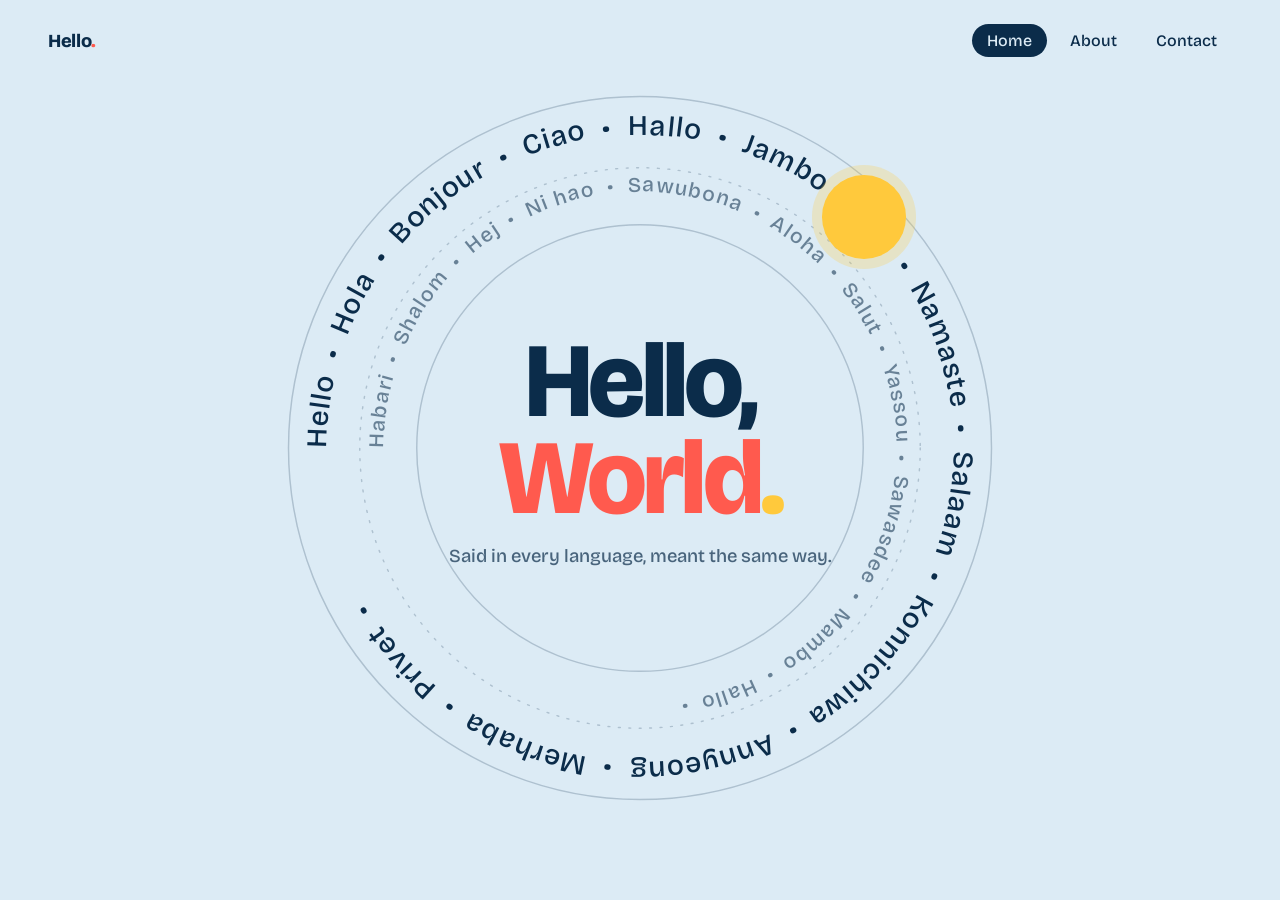
<file: index.html>
<!DOCTYPE html>
<html lang="en">
<head>
<meta charset="UTF-8">
<meta name="viewport" content="width=device-width, initial-scale=1">
<title>Hello, World</title>
<link rel="preconnect" href="https://fonts.googleapis.com">
<link rel="preconnect" href="https://fonts.gstatic.com" crossorigin>
<link href="https://fonts.googleapis.com/css2?family=Bricolage+Grotesque:opsz,wght@12..96,500;12..96,800&display=swap" rel="stylesheet">
<link rel="stylesheet" href="style.css">
<style>
  :root {
    --sky: #dcebf5;
    --ocean: #0b2c4a;
    --coral: #ff5a4e;
    --sun: #ffc93c;
    --ink: #0b2c4a;
    --ring: rgba(11, 44, 74, .22);
  }
  * { box-sizing: border-box; margin: 0; }
  html, body { height: 100%; }
  body {
    display: grid;
    place-items: center;
    background: var(--sky);
    color: var(--ink);
    font-family: "Bricolage Grotesque", "Helvetica Neue", Arial, sans-serif;
    overflow: hidden;
  }
  .stage {
    position: relative;
    width: min(92vmin, 760px);
    aspect-ratio: 1;
  }
  svg { width: 100%; height: 100%; overflow: visible; }

  /* the one memorable thing: a ring of greetings slowly orbiting */
  .orbit { transform-origin: 400px 400px; animation: spin 90s linear infinite; }
  .orbit-2 { transform-origin: 400px 400px; animation: spin 140s linear infinite reverse; }
  @keyframes spin { to { transform: rotate(360deg); } }

  .greet { font-size: 30px; font-weight: 500; fill: var(--ocean); letter-spacing: .04em; }
  .greet-2 { font-size: 22px; font-weight: 500; fill: var(--ocean); opacity: .55; letter-spacing: .06em; }

  .hero {
    position: absolute;
    inset: 0;
    display: grid;
    place-content: center;
    text-align: center;
    pointer-events: none;
  }
  h1 {
    font-size: clamp(3rem, 12vmin, 6.6rem);
    font-weight: 800;
    line-height: .92;
    letter-spacing: -.035em;
  }
  h1 span { display: block; }
  h1 .world { color: var(--coral); }
  .dot { color: var(--sun); }
  p {
    margin-top: 1.1rem;
    font-size: clamp(.9rem, 2.3vmin, 1.15rem);
    font-weight: 500;
    opacity: .7;
  }

  /* single page-load reveal */
  .hero h1, .hero p { animation: rise .9s cubic-bezier(.2,.7,.2,1) both; }
  .hero p { animation-delay: .25s; }
  @keyframes rise { from { opacity: 0; transform: translateY(18px); } }

  .sun {
    position: absolute;
    width: 11%;
    aspect-ratio: 1;
    border-radius: 50%;
    background: var(--sun);
    left: 74%;
    top: 14%;
    box-shadow: 0 0 0 10px rgba(255, 201, 60, .25);
  }

  @media (prefers-reduced-motion: reduce) {
    .orbit, .orbit-2, .hero h1, .hero p { animation: none; }
  }
</style>
</head>
<body>
  <nav class="site-nav">
    <a class="brand" href="index.html">Hello<i>.</i></a>
    <ul>
      <li><a class="link" href="index.html" aria-current="page">Home</a></li>
      <li><a class="link" href="about.html">About</a></li>
      <li><a class="link" href="contact.html">Contact</a></li>
    </ul>
  </nav>
  <main class="stage">
    <svg viewBox="0 0 800 800" aria-hidden="true">
      <defs>
        <path id="r1" d="M400,400 m-330,0 a330,330 0 1,1 660,0 a330,330 0 1,1 -660,0"/>
        <path id="r2" d="M400,400 m-270,0 a270,270 0 1,1 540,0 a270,270 0 1,1 -540,0"/>
      </defs>
      <circle cx="400" cy="400" r="370" fill="none" stroke="var(--ring)" stroke-width="1.5"/>
      <circle cx="400" cy="400" r="295" fill="none" stroke="var(--ring)" stroke-width="1.5" stroke-dasharray="2 9" stroke-linecap="round"/>
      <circle cx="400" cy="400" r="235" fill="none" stroke="var(--ring)" stroke-width="1.5"/>

      <g class="orbit">
        <text class="greet">
          <textPath href="#r1" startOffset="0">Hello &#160;•&#160; Hola &#160;•&#160; Bonjour &#160;•&#160; Ciao &#160;•&#160; Hallo &#160;•&#160; Jambo &#160;•&#160; Olá &#160;•&#160; Namaste &#160;•&#160; Salaam &#160;•&#160; Konnichiwa &#160;•&#160; Annyeong &#160;•&#160; Merhaba &#160;•&#160; Privet &#160;•&#160;</textPath>
        </text>
      </g>
      <g class="orbit-2">
        <text class="greet-2">
          <textPath href="#r2" startOffset="0">Habari &#160;•&#160; Shalom &#160;•&#160; Hej &#160;•&#160; Ni hao &#160;•&#160; Sawubona &#160;•&#160; Aloha &#160;•&#160; Salut &#160;•&#160; Yassou &#160;•&#160; Sawasdee &#160;•&#160; Mambo &#160;•&#160; Hallo &#160;•&#160;</textPath>
        </text>
      </g>
    </svg>

    <div class="sun"></div>

    <div class="hero">
      <h1><span>Hello,</span><span class="world">World<span class="dot" style="display:inline">.</span></span></h1>
      <p>Said in every language, meant the same way.</p>
    </div>
  </main>
</body>
</html>
</file>
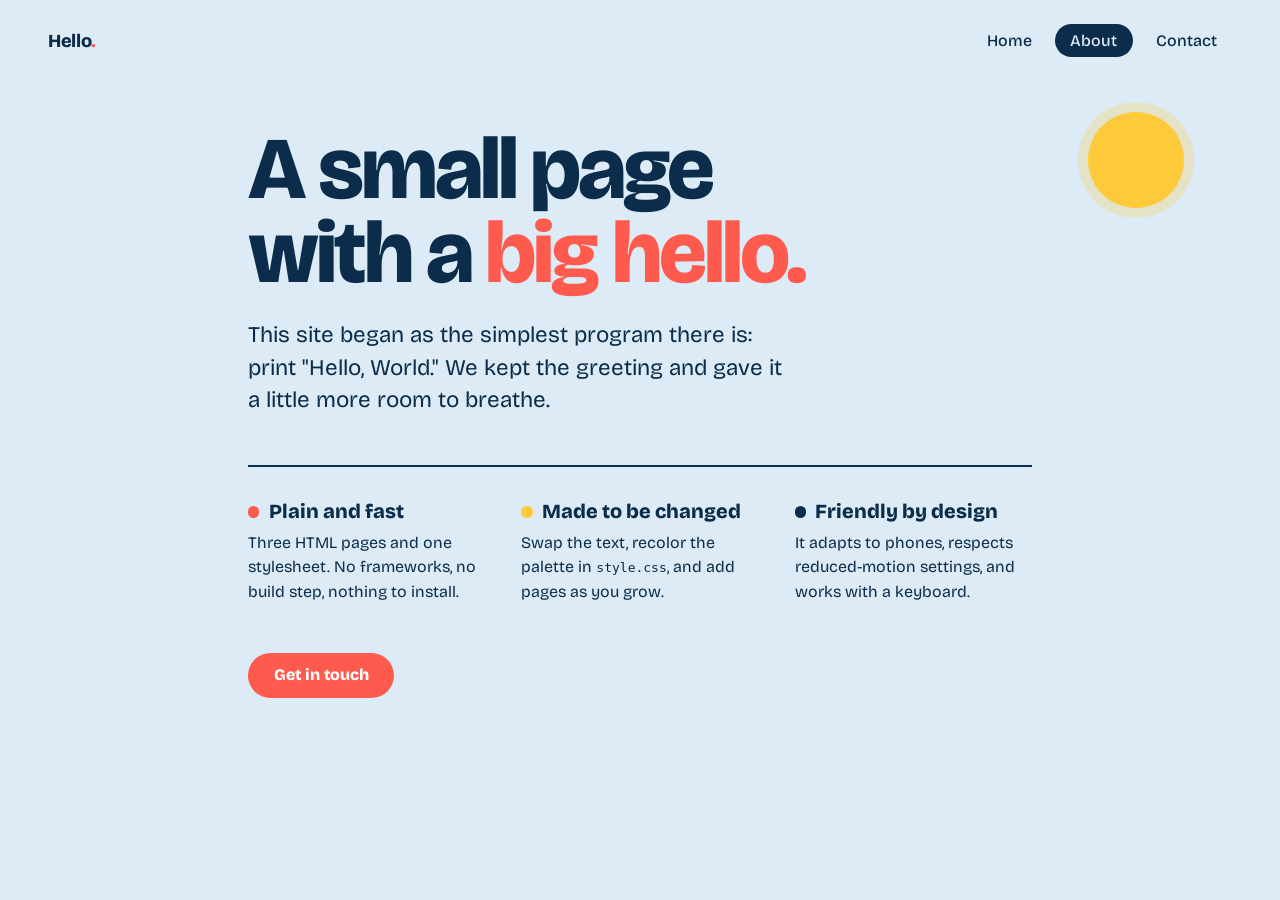
<file: about.html>
<!DOCTYPE html>
<html lang="en">
<head>
<meta charset="UTF-8">
<meta name="viewport" content="width=device-width, initial-scale=1">
<title>About · Hello, World</title>
<link rel="preconnect" href="https://fonts.googleapis.com">
<link rel="preconnect" href="https://fonts.gstatic.com" crossorigin>
<link href="https://fonts.googleapis.com/css2?family=Bricolage+Grotesque:opsz,wght@12..96,500;12..96,800&display=swap" rel="stylesheet">
<link rel="stylesheet" href="style.css">
</head>
<body class="page">
  <nav class="site-nav">
    <a class="brand" href="index.html">Hello<i>.</i></a>
    <ul>
      <li><a class="link" href="index.html">Home</a></li>
      <li><a class="link" href="about.html" aria-current="page">About</a></li>
      <li><a class="link" href="contact.html">Contact</a></li>
    </ul>
  </nav>

  <div class="sun-dot" aria-hidden="true"></div>

  <main class="wrap">
    <h1>A small page<br>with a <em>big hello.</em></h1>
    <p class="lede">
      This site began as the simplest program there is: print "Hello, World."
      We kept the greeting and gave it a little more room to breathe.
    </p>

    <section class="facts">
      <div>
        <h2>Plain and fast</h2>
        <p>Three HTML pages and one stylesheet. No frameworks, no build step, nothing to install.</p>
      </div>
      <div>
        <h2>Made to be changed</h2>
        <p>Swap the text, recolor the palette in <code>style.css</code>, and add pages as you grow.</p>
      </div>
      <div>
        <h2>Friendly by design</h2>
        <p>It adapts to phones, respects reduced-motion settings, and works with a keyboard.</p>
      </div>
    </section>

    <a class="btn" href="contact.html">Get in touch</a>
  </main>
</body>
</html>
</file>
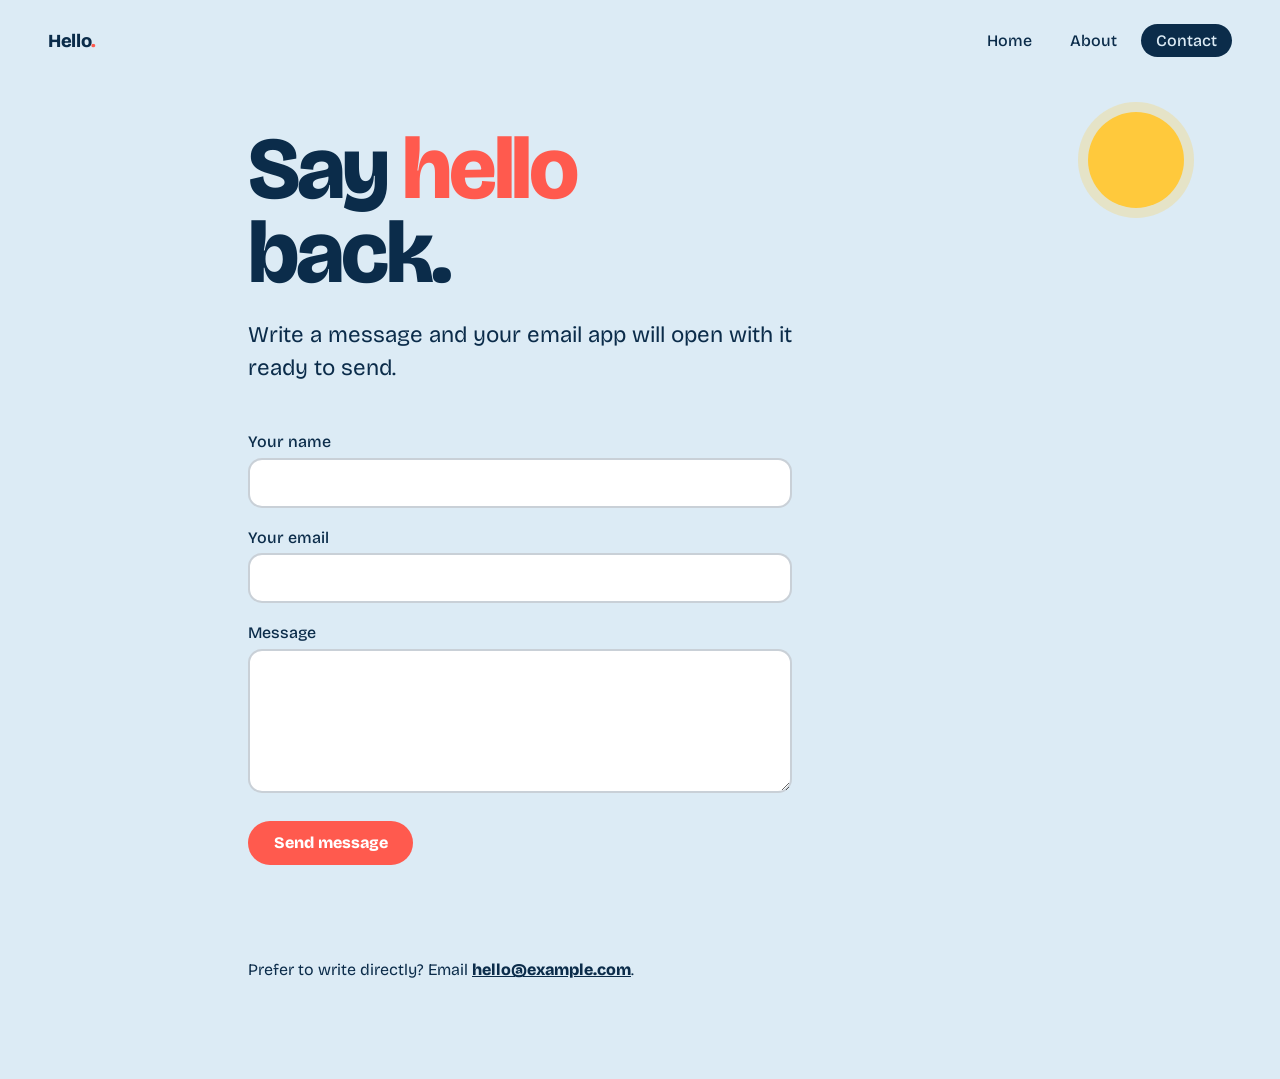
<file: contact.html>
<!DOCTYPE html>
<html lang="en">
<head>
<meta charset="UTF-8">
<meta name="viewport" content="width=device-width, initial-scale=1">
<title>Contact · Hello, World</title>
<link rel="preconnect" href="https://fonts.googleapis.com">
<link rel="preconnect" href="https://fonts.gstatic.com" crossorigin>
<link href="https://fonts.googleapis.com/css2?family=Bricolage+Grotesque:opsz,wght@12..96,500;12..96,800&display=swap" rel="stylesheet">
<link rel="stylesheet" href="style.css">
</head>
<body class="page">
  <nav class="site-nav">
    <a class="brand" href="index.html">Hello<i>.</i></a>
    <ul>
      <li><a class="link" href="index.html">Home</a></li>
      <li><a class="link" href="about.html">About</a></li>
      <li><a class="link" href="contact.html" aria-current="page">Contact</a></li>
    </ul>
  </nav>

  <div class="sun-dot" aria-hidden="true"></div>

  <main class="wrap">
    <h1>Say <em>hello</em><br>back.</h1>
    <p class="lede">Write a message and your email app will open with it ready to send.</p>

    <form id="contact-form">
      <label>Your name
        <input type="text" name="name" autocomplete="name" required>
      </label>
      <label>Your email
        <input type="email" name="email" autocomplete="email" required>
      </label>
      <label>Message
        <textarea name="message" required></textarea>
      </label>
      <button class="btn" type="submit">Send message</button>
      <p class="status" id="status" role="status"></p>
    </form>

    <p class="direct">
      Prefer to write directly? Email
      <a href="mailto:hello@example.com">hello@example.com</a>.
    </p>
  </main>

  <script>
    // Change this to your own address.
    var TO = "hello@example.com";

    document.getElementById("contact-form").addEventListener("submit", function (e) {
      e.preventDefault();
      var f = e.target;
      var subject = "Message from " + f.name.value;
      var body = f.message.value + "\n\n— " + f.name.value + " (" + f.email.value + ")";
      window.location.href = "mailto:" + TO +
        "?subject=" + encodeURIComponent(subject) +
        "&body=" + encodeURIComponent(body);
      document.getElementById("status").textContent = "Opening your email app…";
    });
  </script>
</body>
</html>
</file>
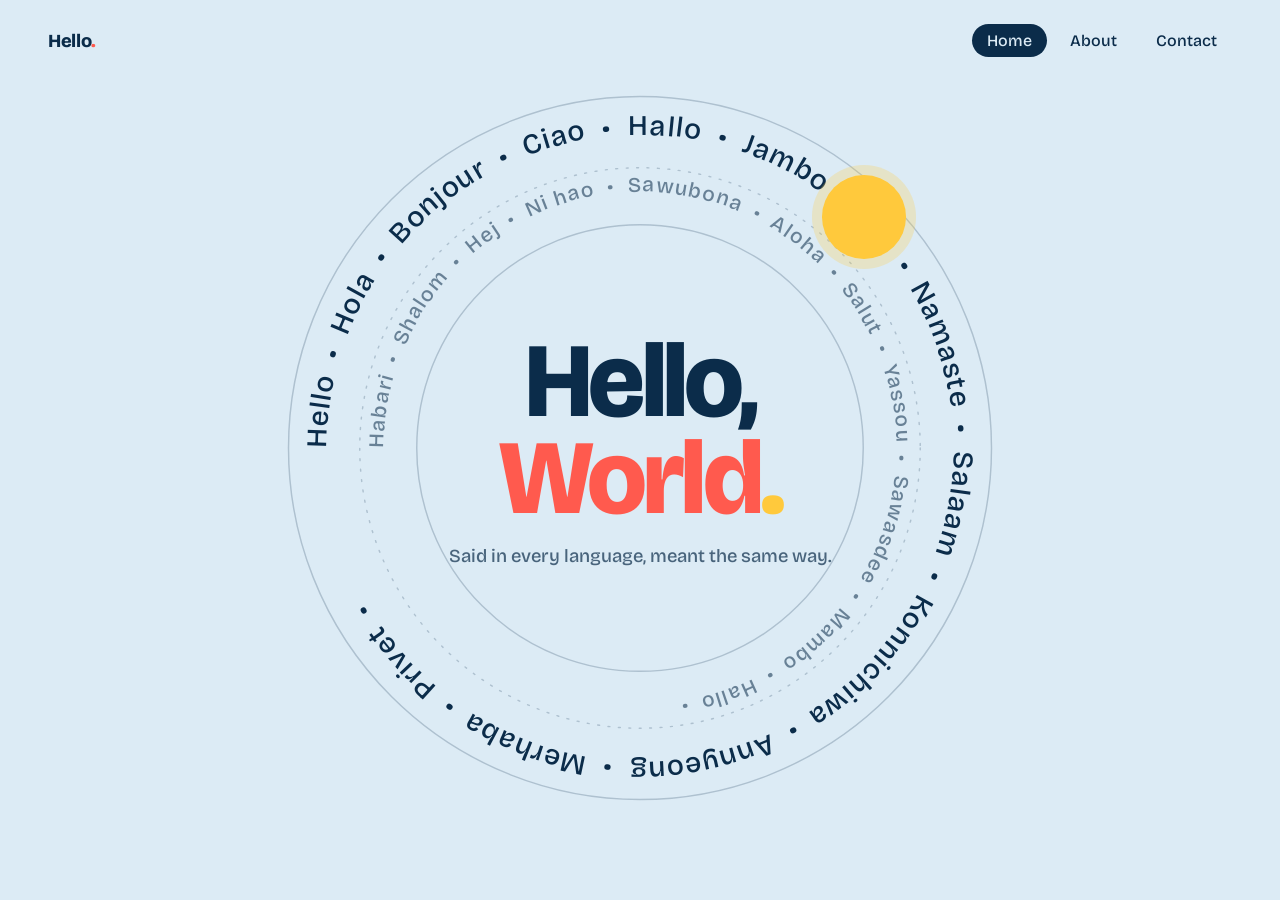
<file: hello-world.html>
<!DOCTYPE html>
<html lang="en">
<head>
<meta charset="UTF-8">
<meta name="viewport" content="width=device-width, initial-scale=1">
<title>Hello, World</title>
<link rel="preconnect" href="https://fonts.googleapis.com">
<link rel="preconnect" href="https://fonts.gstatic.com" crossorigin>
<link href="https://fonts.googleapis.com/css2?family=Bricolage+Grotesque:opsz,wght@12..96,500;12..96,800&display=swap" rel="stylesheet">
<link rel="stylesheet" href="style.css">
<style>
  :root {
    --sky: #dcebf5;
    --ocean: #0b2c4a;
    --coral: #ff5a4e;
    --sun: #ffc93c;
    --ink: #0b2c4a;
    --ring: rgba(11, 44, 74, .22);
  }
  * { box-sizing: border-box; margin: 0; }
  html, body { height: 100%; }
  body {
    display: grid;
    place-items: center;
    background: var(--sky);
    color: var(--ink);
    font-family: "Bricolage Grotesque", "Helvetica Neue", Arial, sans-serif;
    overflow: hidden;
  }
  .stage {
    position: relative;
    width: min(92vmin, 760px);
    aspect-ratio: 1;
  }
  svg { width: 100%; height: 100%; overflow: visible; }

  /* the one memorable thing: a ring of greetings slowly orbiting */
  .orbit { transform-origin: 400px 400px; animation: spin 90s linear infinite; }
  .orbit-2 { transform-origin: 400px 400px; animation: spin 140s linear infinite reverse; }
  @keyframes spin { to { transform: rotate(360deg); } }

  .greet { font-size: 30px; font-weight: 500; fill: var(--ocean); letter-spacing: .04em; }
  .greet-2 { font-size: 22px; font-weight: 500; fill: var(--ocean); opacity: .55; letter-spacing: .06em; }

  .hero {
    position: absolute;
    inset: 0;
    display: grid;
    place-content: center;
    text-align: center;
    pointer-events: none;
  }
  h1 {
    font-size: clamp(3rem, 12vmin, 6.6rem);
    font-weight: 800;
    line-height: .92;
    letter-spacing: -.035em;
  }
  h1 span { display: block; }
  h1 .world { color: var(--coral); }
  .dot { color: var(--sun); }
  p {
    margin-top: 1.1rem;
    font-size: clamp(.9rem, 2.3vmin, 1.15rem);
    font-weight: 500;
    opacity: .7;
  }

  /* single page-load reveal */
  .hero h1, .hero p { animation: rise .9s cubic-bezier(.2,.7,.2,1) both; }
  .hero p { animation-delay: .25s; }
  @keyframes rise { from { opacity: 0; transform: translateY(18px); } }

  .sun {
    position: absolute;
    width: 11%;
    aspect-ratio: 1;
    border-radius: 50%;
    background: var(--sun);
    left: 74%;
    top: 14%;
    box-shadow: 0 0 0 10px rgba(255, 201, 60, .25);
  }

  @media (prefers-reduced-motion: reduce) {
    .orbit, .orbit-2, .hero h1, .hero p { animation: none; }
  }
</style>
</head>
<body>
  <nav class="site-nav">
    <a class="brand" href="hello-world.html">Hello<i>.</i></a>
    <ul>
      <li><a class="link" href="hello-world.html" aria-current="page">Home</a></li>
      <li><a class="link" href="about.html">About</a></li>
      <li><a class="link" href="contact.html">Contact</a></li>
    </ul>
  </nav>
  <main class="stage">
    <svg viewBox="0 0 800 800" aria-hidden="true">
      <defs>
        <path id="r1" d="M400,400 m-330,0 a330,330 0 1,1 660,0 a330,330 0 1,1 -660,0"/>
        <path id="r2" d="M400,400 m-270,0 a270,270 0 1,1 540,0 a270,270 0 1,1 -540,0"/>
      </defs>
      <circle cx="400" cy="400" r="370" fill="none" stroke="var(--ring)" stroke-width="1.5"/>
      <circle cx="400" cy="400" r="295" fill="none" stroke="var(--ring)" stroke-width="1.5" stroke-dasharray="2 9" stroke-linecap="round"/>
      <circle cx="400" cy="400" r="235" fill="none" stroke="var(--ring)" stroke-width="1.5"/>

      <g class="orbit">
        <text class="greet">
          <textPath href="#r1" startOffset="0">Hello &#160;•&#160; Hola &#160;•&#160; Bonjour &#160;•&#160; Ciao &#160;•&#160; Hallo &#160;•&#160; Jambo &#160;•&#160; Olá &#160;•&#160; Namaste &#160;•&#160; Salaam &#160;•&#160; Konnichiwa &#160;•&#160; Annyeong &#160;•&#160; Merhaba &#160;•&#160; Privet &#160;•&#160;</textPath>
        </text>
      </g>
      <g class="orbit-2">
        <text class="greet-2">
          <textPath href="#r2" startOffset="0">Habari &#160;•&#160; Shalom &#160;•&#160; Hej &#160;•&#160; Ni hao &#160;•&#160; Sawubona &#160;•&#160; Aloha &#160;•&#160; Salut &#160;•&#160; Yassou &#160;•&#160; Sawasdee &#160;•&#160; Mambo &#160;•&#160; Hallo &#160;•&#160;</textPath>
        </text>
      </g>
    </svg>

    <div class="sun"></div>

    <div class="hero">
      <h1><span>Hello,</span><span class="world">World<span class="dot" style="display:inline">.</span></span></h1>
      <p>Said in every language, meant the same way.</p>
    </div>
  </main>
</body>
</html>
</file>
<file: style.css>
:root {
  --sky: #dcebf5;
  --ocean: #0b2c4a;
  --coral: #ff5a4e;
  --sun: #ffc93c;
  --ink: #0b2c4a;
  --ring: rgba(11, 44, 74, .22);
}

/* ---------- navigation (used on every page) ---------- */
.site-nav {
  position: absolute;
  top: 0; left: 0; right: 0;
  z-index: 10;
  display: flex;
  justify-content: space-between;
  align-items: center;
  padding: 1.5rem clamp(1.25rem, 4vw, 3rem);
  font-family: "Bricolage Grotesque", "Helvetica Neue", Arial, sans-serif;
}
.site-nav .brand {
  font-weight: 800;
  font-size: 1.15rem;
  letter-spacing: -.02em;
  color: var(--ocean);
  text-decoration: none;
}
.site-nav .brand i { font-style: normal; color: var(--coral); }
.site-nav ul { display: flex; gap: .5rem; list-style: none; margin: 0; padding: 0; }
.site-nav a.link {
  display: inline-block;
  padding: .45rem .95rem;
  border-radius: 999px;
  color: var(--ocean);
  text-decoration: none;
  font-weight: 500;
  transition: background .2s, color .2s;
}
.site-nav a.link:hover { background: rgba(11, 44, 74, .08); }
.site-nav a.link[aria-current="page"] { background: var(--ocean); color: var(--sky); }
.site-nav a:focus-visible,
.btn:focus-visible { outline: 3px solid var(--coral); outline-offset: 2px; }

/* ---------- about + contact pages ---------- */
body.page {
  margin: 0;
  min-height: 100vh;
  background: var(--sky);
  color: var(--ink);
  font-family: "Bricolage Grotesque", "Helvetica Neue", Arial, sans-serif;
  position: relative;
}
body.page * { box-sizing: border-box; }
.wrap {
  max-width: 880px;
  margin: 0 auto;
  padding: 8rem clamp(1.25rem, 4vw, 3rem) 5rem;
}
.wrap h1 {
  margin: 0 0 1.5rem;
  font-size: clamp(2.8rem, 9vw, 5.5rem);
  font-weight: 800;
  line-height: .95;
  letter-spacing: -.035em;
}
.wrap h1 em { font-style: normal; color: var(--coral); }
.lede {
  max-width: 34rem;
  font-size: clamp(1.1rem, 2.6vw, 1.4rem);
  line-height: 1.45;
  margin: 0 0 3rem;
}
.facts {
  display: grid;
  gap: 2.25rem;
  grid-template-columns: repeat(auto-fit, minmax(230px, 1fr));
  border-top: 2px solid var(--ocean);
  padding-top: 2rem;
}
.facts h2 { margin: 0 0 .5rem; font-size: 1.25rem; font-weight: 800; }
.facts p { margin: 0; line-height: 1.55; max-width: 28rem; }
.facts h2::before {
  content: "";
  display: inline-block;
  width: .7rem; height: .7rem;
  border-radius: 50%;
  margin-right: .6rem;
  background: var(--coral);
}
.facts div:nth-child(2) h2::before { background: var(--sun); }
.facts div:nth-child(3) h2::before { background: var(--ocean); }

.btn {
  display: inline-block;
  margin-top: 3rem;
  padding: .9rem 1.6rem;
  border: 0;
  border-radius: 999px;
  background: var(--coral);
  color: #fff;
  font: 800 1rem/1 "Bricolage Grotesque", "Helvetica Neue", Arial, sans-serif;
  text-decoration: none;
  cursor: pointer;
  transition: transform .15s, background .2s;
}
.btn:hover { background: #e84438; transform: translateY(-2px); }

/* contact form */
form { display: grid; gap: 1.25rem; max-width: 34rem; }
label { display: grid; gap: .4rem; font-weight: 500; }
input, textarea {
  width: 100%;
  padding: .85rem 1rem;
  border: 2px solid var(--ring);
  border-radius: 14px;
  background: #fff;
  color: var(--ink);
  font: inherit;
  transition: border-color .2s;
}
input:focus, textarea:focus { outline: none; border-color: var(--coral); }
textarea { min-height: 9rem; resize: vertical; }
form .btn { justify-self: start; margin-top: .5rem; }
.status { min-height: 1.5rem; font-weight: 500; margin: 0; }
.direct { margin-top: 3rem; line-height: 1.6; }
.direct a { color: var(--ocean); font-weight: 800; }

.sun-dot {
  position: absolute;
  top: 7rem; right: clamp(1.25rem, 8vw, 6rem);
  width: clamp(3rem, 9vw, 6rem);
  aspect-ratio: 1;
  border-radius: 50%;
  background: var(--sun);
  box-shadow: 0 0 0 10px rgba(255, 201, 60, .25);
  z-index: 0;
}

@media (max-width: 520px) {
  .site-nav a.link { padding: .4rem .65rem; }
  .site-nav .brand { font-size: 1rem; }
}
</file>
